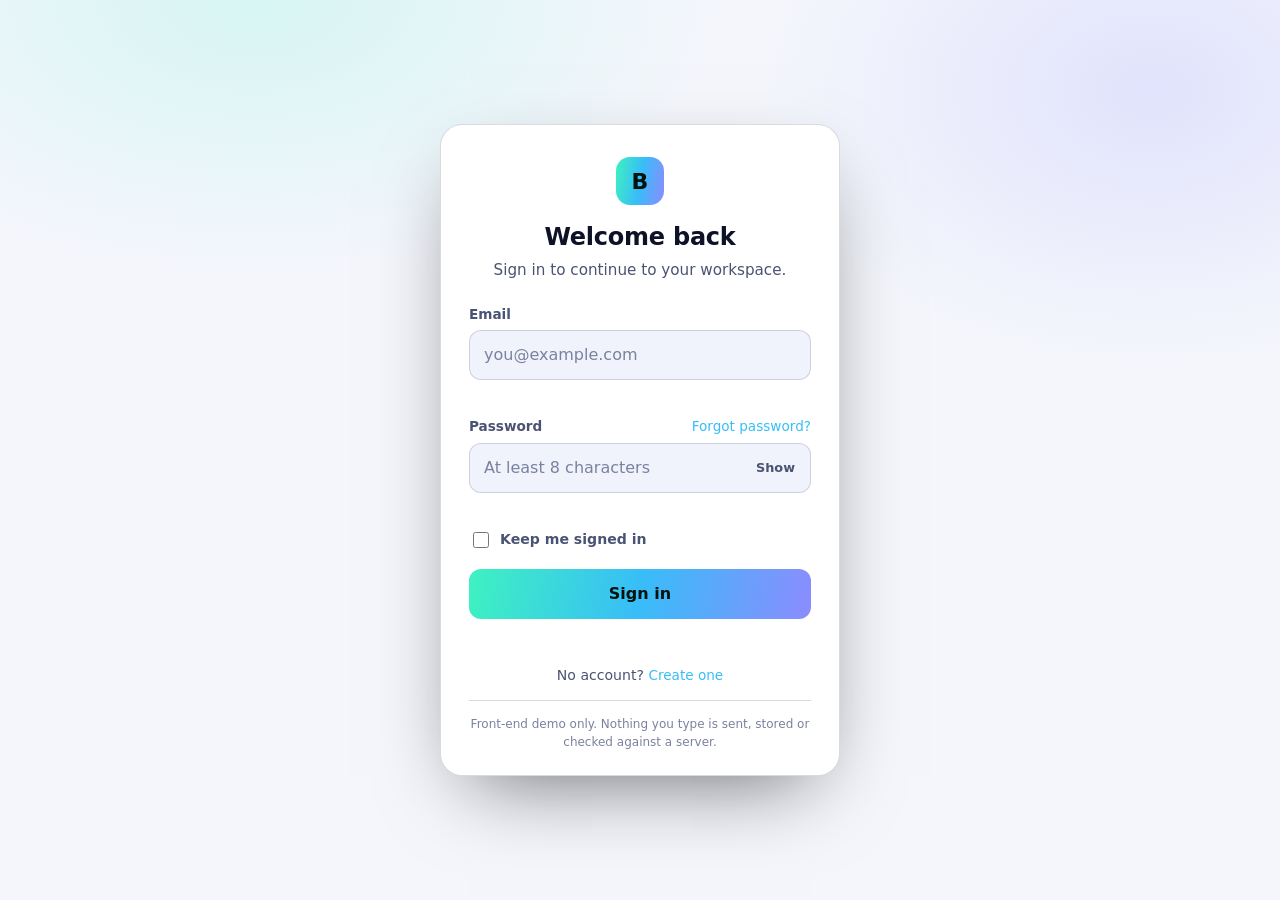
<file: index.html>
<!doctype html>
<html lang="en">
<head>
  <meta charset="utf-8">
  <meta name="viewport" content="width=device-width, initial-scale=1">
  <title>Sign in · Login page demo</title>
  <meta name="description" content="A small, accessible login page built with plain HTML, CSS and JavaScript. Front-end demo: nothing is sent or stored.">
  <meta name="color-scheme" content="dark light">
  <link rel="stylesheet" href="style.css">
</head>
<body>
  <main class="card" aria-labelledby="title">
    <header class="head">
      <div class="logo" aria-hidden="true">B</div>
      <h1 id="title">Welcome back</h1>
      <p class="sub">Sign in to continue to your workspace.</p>
    </header>

    <form id="form" novalidate>
      <div class="field">
        <label for="email">Email</label>
        <input id="email" name="email" type="email" inputmode="email" autocomplete="username" placeholder="you@example.com" required aria-describedby="email-err">
        <p class="err" id="email-err" role="alert"></p>
      </div>

      <div class="field">
        <div class="row">
          <label for="password">Password</label>
          <a class="link" href="forgot-password.html" id="forgot">Forgot password?</a>
        </div>
        <div class="pw">
          <input id="password" name="password" type="password" autocomplete="current-password" placeholder="At least 8 characters" required minlength="8" aria-describedby="pw-err">
          <button type="button" id="toggle" class="toggle" aria-label="Show password" aria-pressed="false">Show</button>
        </div>
        <p class="err" id="pw-err" role="alert"></p>
      </div>

      <label class="check"><input type="checkbox" id="remember"> <span>Keep me signed in</span></label>

      <button class="btn" type="submit" id="submit">Sign in</button>
      <p class="status" id="status" role="status" aria-live="polite"></p>
    </form>

    <p class="foot">No account? <a class="link" href="create-account.html" id="signup">Create one</a></p>
    <p class="note">Front-end demo only. Nothing you type is sent, stored or checked against a server.</p>
  </main>
  <script src="script.js"></script>
</body>
</html>
</file>
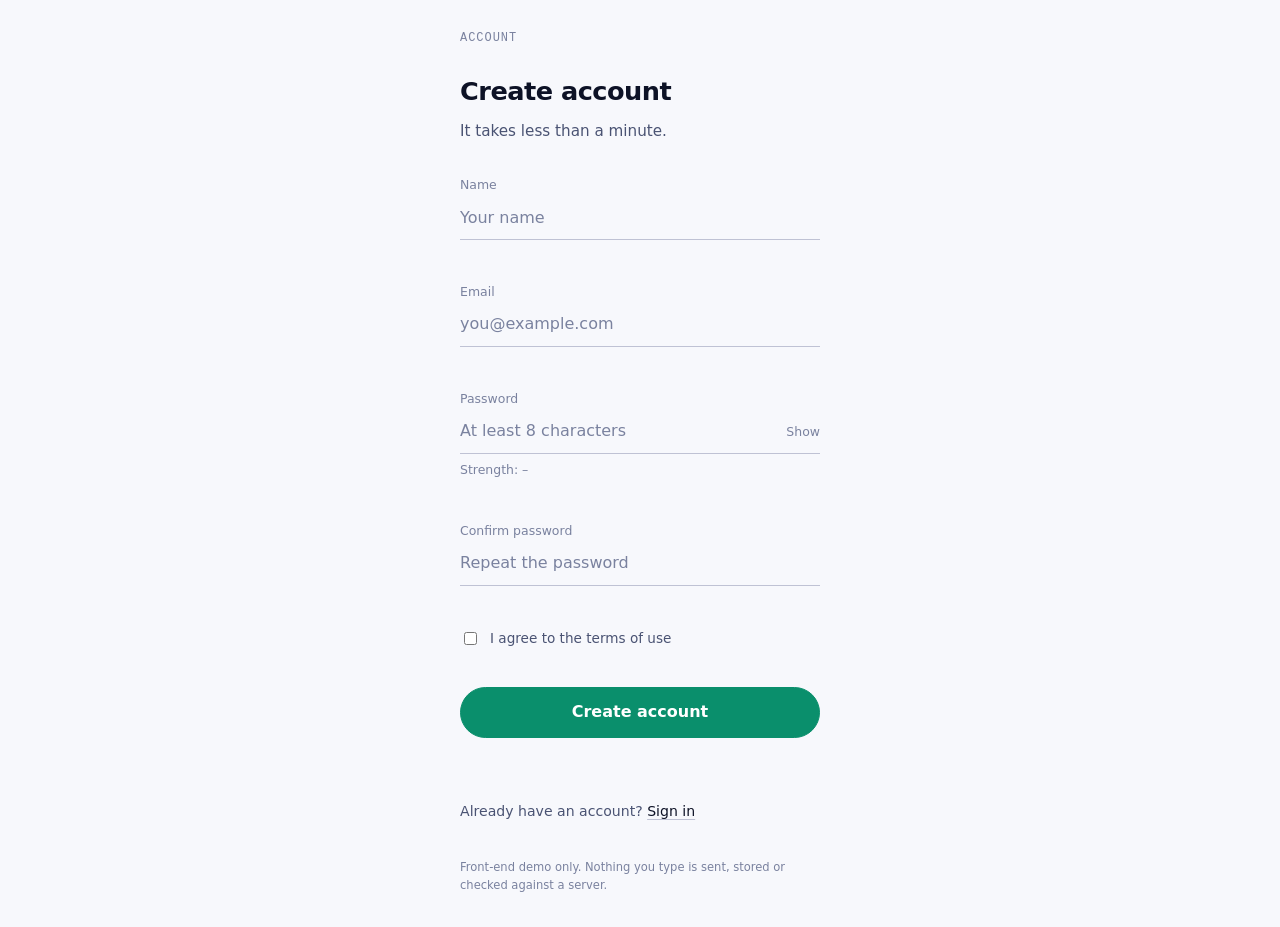
<file: create-account.html>
<!doctype html>
<html lang="en">
<head>
  <meta charset="utf-8">
  <meta name="viewport" content="width=device-width, initial-scale=1">
  <title>Create account · Login page demo</title>
  <meta name="description" content="Minimal create-account page in plain HTML, CSS and JavaScript. Front-end demo: nothing is sent or stored.">
  <meta name="color-scheme" content="dark light">
  <link rel="stylesheet" href="minimal.css">
</head>
<body>
  <main aria-labelledby="title">
    <p class="eyebrow">Account</p>
    <h1 id="title">Create account</h1>
    <p class="lead">It takes less than a minute.</p>

    <form id="form" novalidate>
      <div class="field">
        <label for="name">Name</label>
        <input id="name" type="text" autocomplete="name" placeholder="Your name" required aria-describedby="name-err">
        <p class="err" id="name-err" role="alert"></p>
      </div>
      <div class="field">
        <label for="email">Email</label>
        <input id="email" type="email" inputmode="email" autocomplete="email" placeholder="you@example.com" required aria-describedby="email-err">
        <p class="err" id="email-err" role="alert"></p>
      </div>
      <div class="field">
        <label for="password">Password</label>
        <div class="input-wrap">
          <input id="password" type="password" autocomplete="new-password" placeholder="At least 8 characters" required minlength="8" aria-describedby="pw-hint pw-err">
          <button type="button" id="toggle" class="toggle" aria-label="Show password" aria-pressed="false">Show</button>
        </div>
        <p class="hint" id="pw-hint">Strength: <span id="strength">–</span></p>
        <p class="err" id="pw-err" role="alert"></p>
      </div>
      <div class="field">
        <label for="confirm">Confirm password</label>
        <input id="confirm" type="password" autocomplete="new-password" placeholder="Repeat the password" required aria-describedby="confirm-err">
        <p class="err" id="confirm-err" role="alert"></p>
      </div>
      <label class="check"><input type="checkbox" id="terms" aria-describedby="terms-err"> <span>I agree to the terms of use</span></label>
      <p class="err" id="terms-err" role="alert" style="margin-top:-18px;margin-bottom:18px"></p>
      <button class="btn" type="submit" id="submit">Create account</button>
      <p class="status" id="status" role="status" aria-live="polite"></p>
    </form>

    <p class="alt">Already have an account? <a href="index.html">Sign in</a></p>
    <p class="note">Front-end demo only. Nothing you type is sent, stored or checked against a server.</p>
  </main>
  <script src="common.js"></script>
  <script src="create-account.js"></script>
</body>
</html>
</file>
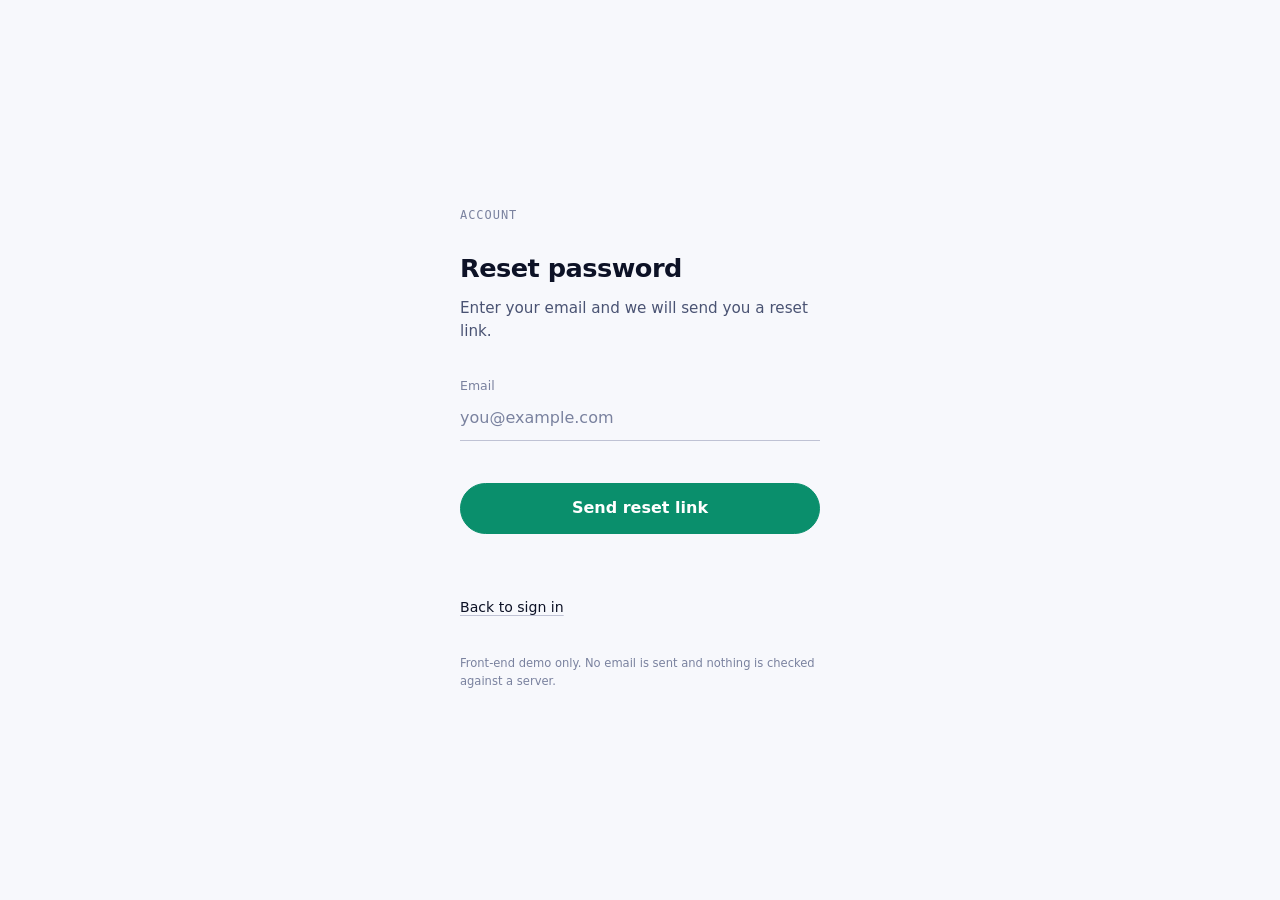
<file: forgot-password.html>
<!doctype html>
<html lang="en">
<head>
  <meta charset="utf-8">
  <meta name="viewport" content="width=device-width, initial-scale=1">
  <title>Reset password · Login page demo</title>
  <meta name="description" content="Minimal forgot-password page in plain HTML, CSS and JavaScript. Front-end demo: nothing is sent or stored.">
  <meta name="color-scheme" content="dark light">
  <link rel="stylesheet" href="minimal.css">
</head>
<body>
  <main aria-labelledby="title">
    <p class="eyebrow">Account</p>
    <h1 id="title">Reset password</h1>
    <p class="lead">Enter your email and we will send you a reset link.</p>

    <form id="form" novalidate>
      <div class="field">
        <label for="email">Email</label>
        <input id="email" type="email" inputmode="email" autocomplete="email" placeholder="you@example.com" required aria-describedby="email-err">
        <p class="err" id="email-err" role="alert"></p>
      </div>
      <button class="btn" type="submit" id="submit">Send reset link</button>
      <p class="status" id="status" role="status" aria-live="polite"></p>
    </form>

    <p class="alt"><a href="index.html">Back to sign in</a></p>
    <p class="note">Front-end demo only. No email is sent and nothing is checked against a server.</p>
  </main>
  <script src="common.js"></script>
  <script src="forgot-password.js"></script>
</body>
</html>
</file>
<file: style.css>
:root {
  --bg: #05070d; --surface: #0b1020; --line: rgba(148,163,209,.22);
  --fg: #eef2ff; --fg-2: #a6afc9; --fg-3: #6b7491;
  --mint: #3ef2c0; --sky: #38bdf8; --indigo: #8b8cff; --rose: #ff6fae;
  --on-accent: #03120d; --input: #10172b;
  --grad: linear-gradient(100deg, var(--mint), var(--sky) 50%, var(--indigo));
  color-scheme: dark;
}
@media (prefers-color-scheme: light) {
  :root {
    --bg: #f4f6fc; --surface: #ffffff; --line: rgba(60,70,120,.2);
    --fg: #0d1226; --fg-2: #4a5373; --fg-3: #7a829f;
    --rose: #d6246e; --input: #f0f3fb; color-scheme: light;
  }
}
* { box-sizing: border-box; }
html, body { height: 100%; }
body {
  margin: 0; display: grid; place-items: center; padding: 24px;
  font: 16px/1.5 "Inter Tight", ui-sans-serif, system-ui, -apple-system, "Segoe UI", sans-serif;
  color: var(--fg); background:
    radial-gradient(60% 50% at 20% 0%, rgba(62,242,192,.16), transparent 60%),
    radial-gradient(50% 50% at 90% 10%, rgba(139,140,255,.18), transparent 60%),
    var(--bg);
}
.card {
  width: min(100%, 400px); padding: 32px 28px 24px; border-radius: 22px;
  background: var(--surface); border: 1px solid var(--line);
  box-shadow: 0 30px 80px -30px rgba(0,0,0,.6);
}
.head { text-align: center; margin-bottom: 22px; }
.logo {
  width: 48px; height: 48px; margin: 0 auto 14px; display: grid; place-items: center;
  border-radius: 14px; background: var(--grad); color: var(--on-accent); font-weight: 800; font-size: 22px;
}
h1 { margin: 0 0 4px; font-size: 1.5rem; letter-spacing: -.01em; }
.sub { margin: 0; color: var(--fg-2); font-size: .95rem; }
.field { margin-bottom: 16px; }
.row { display: flex; justify-content: space-between; align-items: baseline; }
label { display: block; margin-bottom: 6px; font-size: .85rem; font-weight: 600; color: var(--fg-2); }
input[type=email], input[type=password], input[type=text] {
  width: 100%; padding: 12px 14px; font: inherit; color: var(--fg);
  background: var(--input); border: 1px solid var(--line); border-radius: 12px; outline: none;
  transition: border-color .15s, box-shadow .15s;
}
input::placeholder { color: var(--fg-3); }
input:focus-visible { border-color: var(--sky); box-shadow: 0 0 0 3px rgba(56,189,248,.25); }
input[aria-invalid=true] { border-color: var(--rose); }
.pw { position: relative; }
.pw input { padding-right: 70px; }
.toggle {
  position: absolute; right: 6px; top: 50%; transform: translateY(-50%);
  padding: 6px 10px; border: 0; border-radius: 8px; background: transparent;
  color: var(--fg-2); font: inherit; font-size: .8rem; font-weight: 600; cursor: pointer;
}
.toggle:hover { color: var(--fg); }
.toggle:focus-visible, .link:focus-visible, .btn:focus-visible, .check input:focus-visible {
  outline: 2px solid var(--sky); outline-offset: 2px;
}
.err { margin: 6px 0 0; min-height: 1.1em; font-size: .8rem; color: var(--rose); }
.link { color: var(--sky); font-size: .85rem; text-decoration: none; }
.link:hover { text-decoration: underline; }
.check { display: flex; align-items: center; gap: 8px; margin: 4px 0 18px; font-size: .88rem; color: var(--fg-2); cursor: pointer; }
.check input { width: 16px; height: 16px; accent-color: var(--mint); }
.btn {
  width: 100%; padding: 13px 16px; border: 0; border-radius: 12px; cursor: pointer;
  font: inherit; font-weight: 700; color: var(--on-accent); background: var(--grad);
  transition: transform .15s, opacity .15s;
}
.btn:hover { transform: translateY(-1px); }
.btn:disabled { opacity: .6; cursor: progress; transform: none; }
.status { min-height: 1.4em; margin: 12px 0 0; text-align: center; font-size: .88rem; color: var(--mint); }
.status.bad { color: var(--rose); }
.foot { margin: 14px 0 0; text-align: center; font-size: .88rem; color: var(--fg-2); }
.note { margin: 14px 0 0; padding-top: 14px; border-top: 1px solid var(--line); text-align: center; font-size: .75rem; color: var(--fg-3); }
@media (prefers-reduced-motion: reduce) { * { transition: none !important; } }
</file>
<file: minimal.css>
/* Minimal auth pages: same palette as the portfolio, no card, no gradients. */
:root {
  --bg: #05070d; --fg: #eef2ff; --fg-2: #a6afc9; --fg-3: #6b7491;
  --line: rgba(148,163,209,.28); --accent: #3ef2c0; --danger: #ff6fae; --on-accent: #03120d;
  color-scheme: dark;
}
@media (prefers-color-scheme: light) {
  :root { --bg: #f7f8fc; --fg: #0d1226; --fg-2: #4a5373; --fg-3: #7a829f;
          --line: rgba(60,70,120,.3); --accent: #0a8f6c; --danger: #d6246e; --on-accent: #ffffff; color-scheme: light; }
}
* { box-sizing: border-box; }
body {
  margin: 0; min-height: 100vh; display: grid; place-items: center; padding: 32px 24px;
  background: var(--bg); color: var(--fg);
  font: 16px/1.55 "Inter Tight", ui-sans-serif, system-ui, -apple-system, "Segoe UI", sans-serif;
}
main { width: min(100%, 360px); }
.eyebrow { margin: 0 0 28px; font: 500 .75rem/1 ui-monospace, "JetBrains Mono", Consolas, monospace; letter-spacing: .08em; text-transform: uppercase; color: var(--fg-3); }
h1 { margin: 0 0 8px; font-size: 1.6rem; font-weight: 600; letter-spacing: -.02em; }
.lead { margin: 0 0 32px; color: var(--fg-2); font-size: .95rem; }
.field { margin-bottom: 22px; }
label { display: block; margin-bottom: 2px; font-size: .78rem; color: var(--fg-3); }
.input-wrap { position: relative; }
input[type=text], input[type=email], input[type=password] {
  width: 100%; padding: 9px 0; font: inherit; color: var(--fg); background: transparent;
  border: 0; border-bottom: 1px solid var(--line); border-radius: 0; outline: none; transition: border-color .15s;
}
input::placeholder { color: var(--fg-3); }
input:focus-visible { border-bottom-color: var(--accent); }
input[aria-invalid=true] { border-bottom-color: var(--danger); }
.input-wrap input { padding-right: 52px; }
.toggle { position: absolute; right: 0; top: 50%; transform: translateY(-50%); padding: 4px 0; border: 0; background: none; color: var(--fg-3); font: inherit; font-size: .78rem; cursor: pointer; }
.toggle:hover { color: var(--fg); }
.err { margin: 6px 0 0; min-height: 1.1em; font-size: .78rem; color: var(--danger); }
.hint { margin: 6px 0 0; font-size: .78rem; color: var(--fg-3); }
.check { display: flex; gap: 10px; align-items: flex-start; margin: 4px 0 24px; font-size: .85rem; color: var(--fg-2); cursor: pointer; }
.check input { margin-top: 4px; accent-color: var(--accent); }
.btn { width: 100%; padding: 12px; border: 1px solid var(--accent); border-radius: 999px; background: var(--accent); color: var(--on-accent); font: inherit; font-weight: 600; cursor: pointer; transition: opacity .15s; }
.btn:hover { opacity: .88; }
.btn:disabled { opacity: .5; cursor: progress; }
a { color: var(--fg); text-underline-offset: 3px; text-decoration-color: var(--line); }
a:hover { text-decoration-color: var(--accent); }
.toggle:focus-visible, .btn:focus-visible, a:focus-visible, .check input:focus-visible { outline: 2px solid var(--accent); outline-offset: 3px; }
.status { min-height: 1.4em; margin: 16px 0 0; font-size: .88rem; color: var(--accent); }
.status.bad { color: var(--danger); }
.alt { margin: 28px 0 0; font-size: .88rem; color: var(--fg-2); }
.note { margin: 36px 0 0; font-size: .72rem; color: var(--fg-3); }
@media (prefers-reduced-motion: reduce) { * { transition: none !important; } }
</file>
